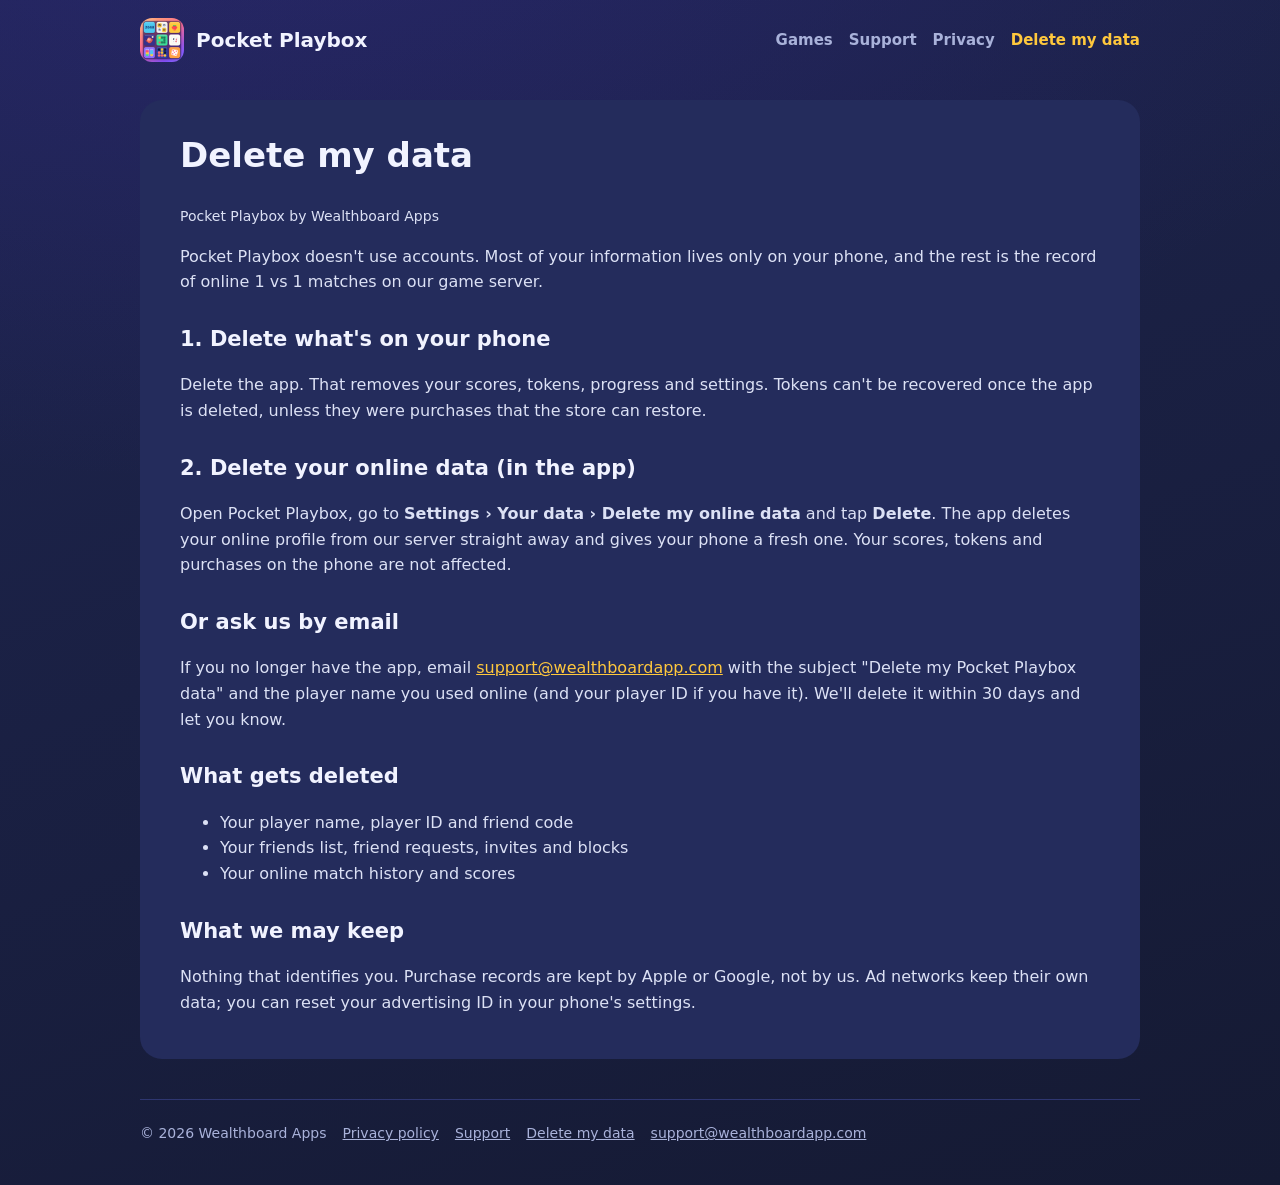
<file: delete-data.html>
<!doctype html><html lang="en"><head><meta charset="utf-8"><meta name="viewport" content="width=device-width,initial-scale=1">
<title>Delete my data · Pocket Playbox</title><meta name="description" content="Pocket Playbox: 43 offline mini-games in one app, from Kitchen Rush to Sudoku, Spelling Bee and Darts.">
<link rel="icon" href="favicon.png"><link rel="stylesheet" href="style.css"></head><body><div class="wrap">
<header class="top"><img src="img/icon.png" alt=""><a class="name" href="index.html">Pocket Playbox</a><nav><a href="index.html">Games</a><a href="support.html">Support</a><a href="privacy.html">Privacy</a><a href="delete-data.html" class=on>Delete my data</a></nav></header>
<div class="doc"><h1>Delete my data</h1><p class="muted">Pocket Playbox by Wealthboard Apps</p>
<p>Pocket Playbox doesn't use accounts. Most of your information lives only on your phone, and the rest is the record of online 1 vs 1 matches on our game server.</p>
<h2>1. Delete what's on your phone</h2>
<p>Delete the app. That removes your scores, tokens, progress and settings. Tokens can't be recovered once the app is deleted, unless they were purchases that the store can restore.</p>
<h2>2. Delete your online data (in the app)</h2>
<p>Open Pocket Playbox, go to <b>Settings › Your data › Delete my online data</b> and tap <b>Delete</b>. The app deletes your online profile from our server straight away and gives your phone a fresh one. Your scores, tokens and purchases on the phone are not affected.</p>
<h2>Or ask us by email</h2>
<p>If you no longer have the app, email <a href="mailto:support@wealthboardapp.com?subject=Delete%20my%20Pocket%20Playbox%20data">support@wealthboardapp.com</a> with the subject "Delete my Pocket Playbox data" and the player name you used online (and your player ID if you have it). We'll delete it within 30 days and let you know.</p>
<h2>What gets deleted</h2><ul><li>Your player name, player ID and friend code</li><li>Your friends list, friend requests, invites and blocks</li><li>Your online match history and scores</li></ul>
<h2>What we may keep</h2><p>Nothing that identifies you. Purchase records are kept by Apple or Google, not by us. Ad networks keep their own data; you can reset your advertising ID in your phone's settings.</p>
</div>
<footer><span>© 2026 Wealthboard Apps</span><a href="privacy.html">Privacy policy</a><a href="support.html">Support</a><a href="delete-data.html">Delete my data</a><a href="mailto:support@wealthboardapp.com">support@wealthboardapp.com</a></footer>
</div></body></html>
</file>
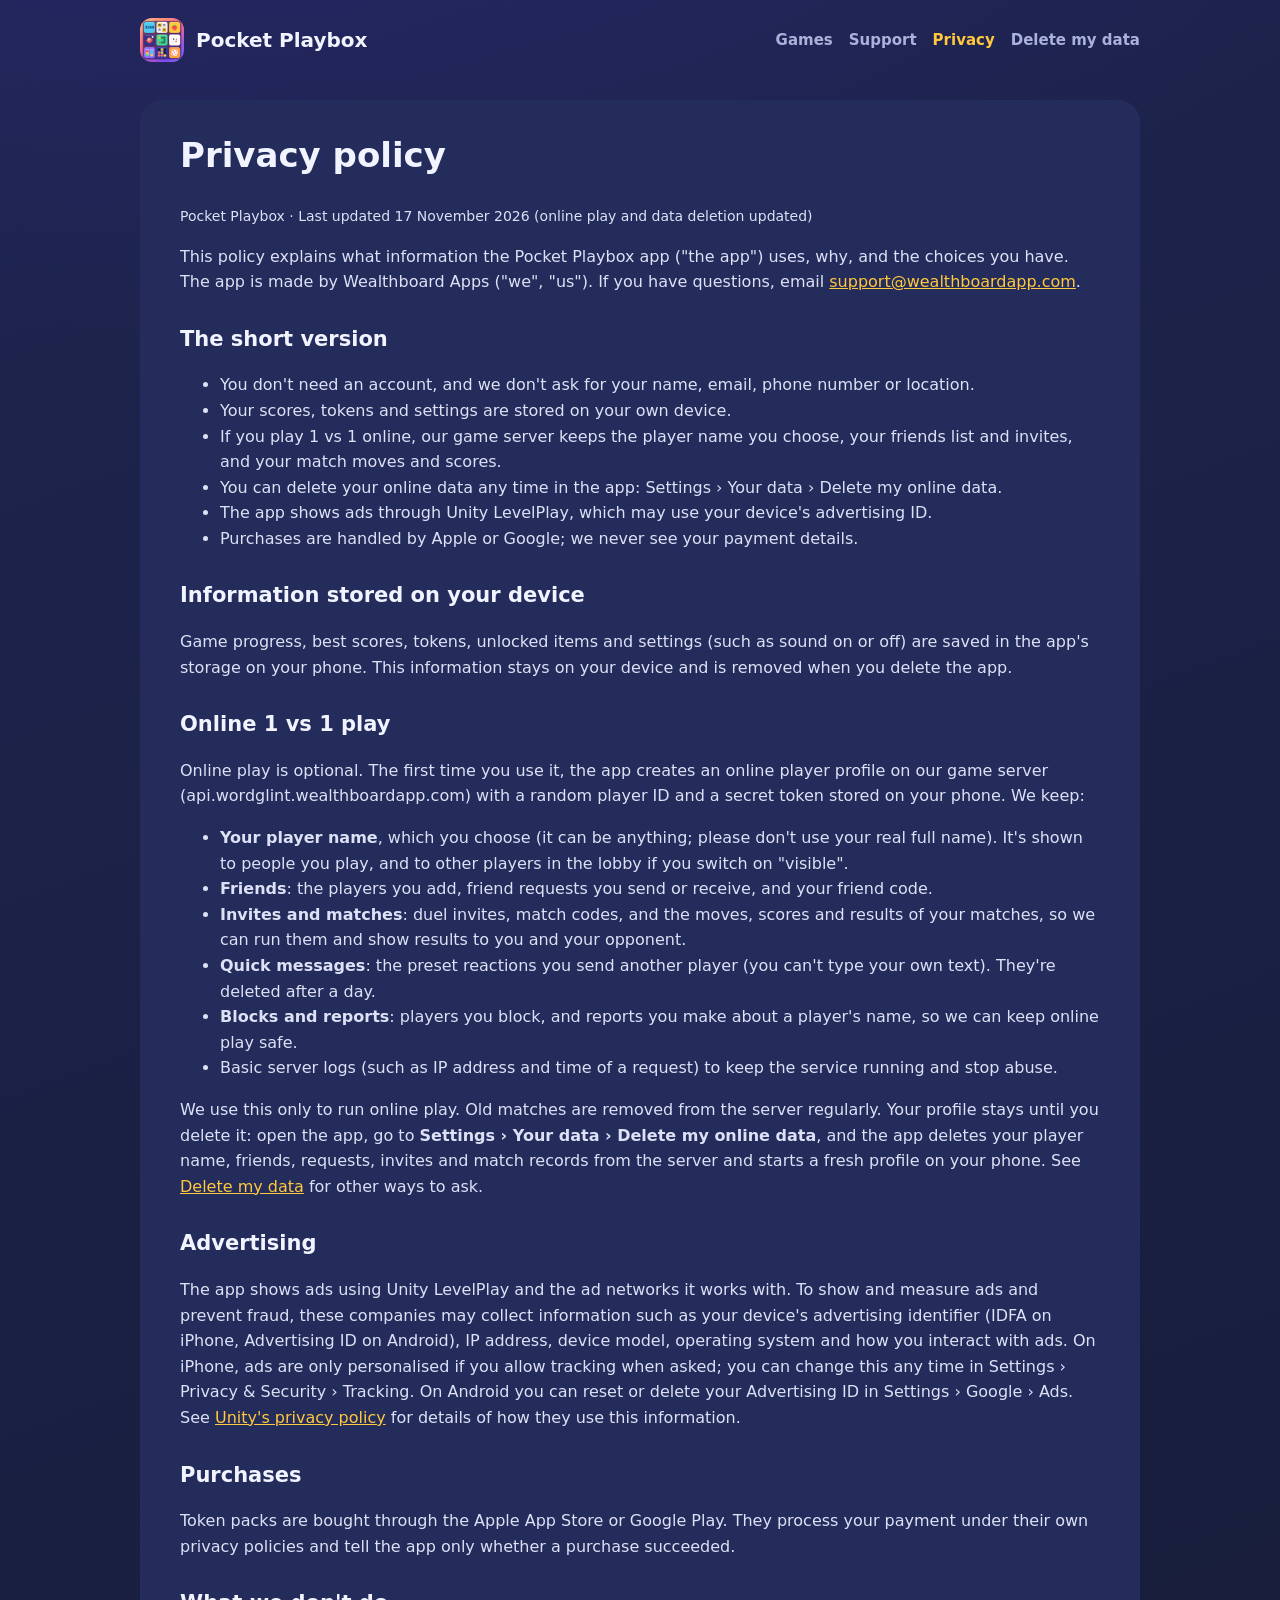
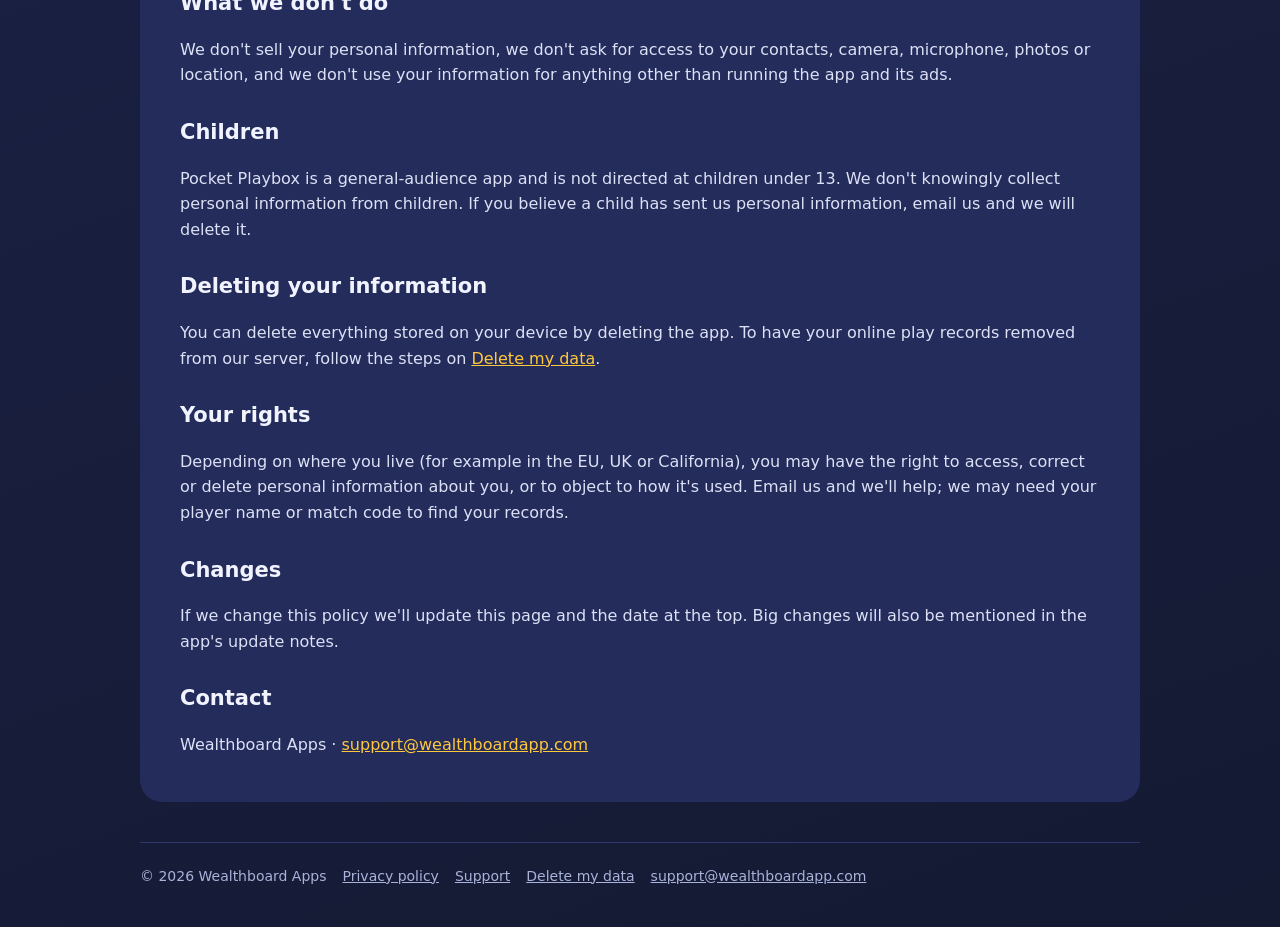
<file: privacy.html>
<!doctype html><html lang="en"><head><meta charset="utf-8"><meta name="viewport" content="width=device-width,initial-scale=1">
<title>Privacy policy · Pocket Playbox</title><meta name="description" content="Pocket Playbox: 43 offline mini-games in one app, from Kitchen Rush to Sudoku, Spelling Bee and Darts.">
<link rel="icon" href="favicon.png"><link rel="stylesheet" href="style.css"></head><body><div class="wrap">
<header class="top"><img src="img/icon.png" alt=""><a class="name" href="index.html">Pocket Playbox</a><nav><a href="index.html">Games</a><a href="support.html">Support</a><a href="privacy.html" class=on>Privacy</a><a href="delete-data.html">Delete my data</a></nav></header>
<div class="doc"><h1>Privacy policy</h1><p class="muted">Pocket Playbox · Last updated 17 November 2026 (online play and data deletion updated)</p>
<p>This policy explains what information the Pocket Playbox app ("the app") uses, why, and the choices you have. The app is made by Wealthboard Apps ("we", "us"). If you have questions, email <a href="mailto:support@wealthboardapp.com">support@wealthboardapp.com</a>.</p>
<h2>The short version</h2><ul>
<li>You don't need an account, and we don't ask for your name, email, phone number or location.</li>
<li>Your scores, tokens and settings are stored on your own device.</li>
<li>If you play 1 vs 1 online, our game server keeps the player name you choose, your friends list and invites, and your match moves and scores.</li><li>You can delete your online data any time in the app: Settings › Your data › Delete my online data.</li>
<li>The app shows ads through Unity LevelPlay, which may use your device's advertising ID.</li>
<li>Purchases are handled by Apple or Google; we never see your payment details.</li></ul>
<h2>Information stored on your device</h2>
<p>Game progress, best scores, tokens, unlocked items and settings (such as sound on or off) are saved in the app's storage on your phone. This information stays on your device and is removed when you delete the app.</p>
<h2>Online 1 vs 1 play</h2>
<p>Online play is optional. The first time you use it, the app creates an online player profile on our game server (api.wordglint.wealthboardapp.com) with a random player ID and a secret token stored on your phone. We keep:</p>
<ul>
<li><b>Your player name</b>, which you choose (it can be anything; please don't use your real full name). It's shown to people you play, and to other players in the lobby if you switch on "visible".</li>
<li><b>Friends</b>: the players you add, friend requests you send or receive, and your friend code.</li>
<li><b>Invites and matches</b>: duel invites, match codes, and the moves, scores and results of your matches, so we can run them and show results to you and your opponent.</li>
<li><b>Quick messages</b>: the preset reactions you send another player (you can't type your own text). They're deleted after a day.</li><li><b>Blocks and reports</b>: players you block, and reports you make about a player's name, so we can keep online play safe.</li>
<li>Basic server logs (such as IP address and time of a request) to keep the service running and stop abuse.</li>
</ul>
<p>We use this only to run online play. Old matches are removed from the server regularly. Your profile stays until you delete it: open the app, go to <b>Settings › Your data › Delete my online data</b>, and the app deletes your player name, friends, requests, invites and match records from the server and starts a fresh profile on your phone. See <a href="delete-data.html">Delete my data</a> for other ways to ask.</p>
<h2>Advertising</h2>
<p>The app shows ads using Unity LevelPlay and the ad networks it works with. To show and measure ads and prevent fraud, these companies may collect information such as your device's advertising identifier (IDFA on iPhone, Advertising ID on Android), IP address, device model, operating system and how you interact with ads. On iPhone, ads are only personalised if you allow tracking when asked; you can change this any time in Settings › Privacy & Security › Tracking. On Android you can reset or delete your Advertising ID in Settings › Google › Ads. See <a href="https://unity.com/legal/game-player-and-app-user-privacy-policy">Unity's privacy policy</a> for details of how they use this information.</p>
<h2>Purchases</h2>
<p>Token packs are bought through the Apple App Store or Google Play. They process your payment under their own privacy policies and tell the app only whether a purchase succeeded.</p>
<h2>What we don't do</h2>
<p>We don't sell your personal information, we don't ask for access to your contacts, camera, microphone, photos or location, and we don't use your information for anything other than running the app and its ads.</p>
<h2>Children</h2>
<p>Pocket Playbox is a general-audience app and is not directed at children under 13. We don't knowingly collect personal information from children. If you believe a child has sent us personal information, email us and we will delete it.</p>
<h2>Deleting your information</h2>
<p>You can delete everything stored on your device by deleting the app. To have your online play records removed from our server, follow the steps on <a href="delete-data.html">Delete my data</a>.</p>
<h2>Your rights</h2>
<p>Depending on where you live (for example in the EU, UK or California), you may have the right to access, correct or delete personal information about you, or to object to how it's used. Email us and we'll help; we may need your player name or match code to find your records.</p>
<h2>Changes</h2>
<p>If we change this policy we'll update this page and the date at the top. Big changes will also be mentioned in the app's update notes.</p>
<h2>Contact</h2><p>Wealthboard Apps · <a href="mailto:support@wealthboardapp.com">support@wealthboardapp.com</a></p></div>
<footer><span>© 2026 Wealthboard Apps</span><a href="privacy.html">Privacy policy</a><a href="support.html">Support</a><a href="delete-data.html">Delete my data</a><a href="mailto:support@wealthboardapp.com">support@wealthboardapp.com</a></footer>
</div></body></html>
</file>
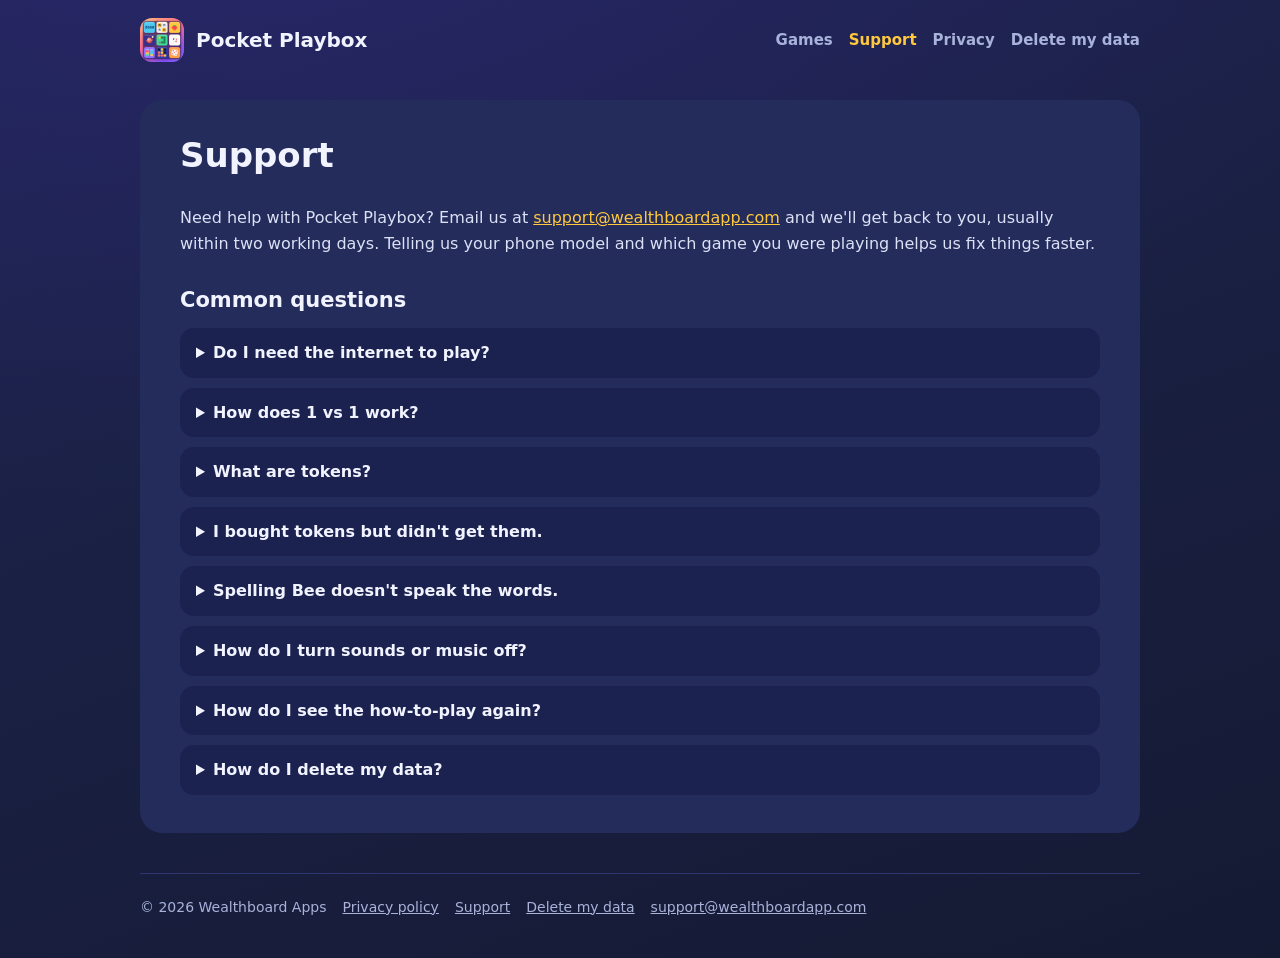
<file: support.html>
<!doctype html><html lang="en"><head><meta charset="utf-8"><meta name="viewport" content="width=device-width,initial-scale=1">
<title>Support · Pocket Playbox</title><meta name="description" content="Pocket Playbox: 43 offline mini-games in one app, from Kitchen Rush to Sudoku, Spelling Bee and Darts.">
<link rel="icon" href="favicon.png"><link rel="stylesheet" href="style.css"></head><body><div class="wrap">
<header class="top"><img src="img/icon.png" alt=""><a class="name" href="index.html">Pocket Playbox</a><nav><a href="index.html">Games</a><a href="support.html" class=on>Support</a><a href="privacy.html">Privacy</a><a href="delete-data.html">Delete my data</a></nav></header>
<div class="doc"><h1>Support</h1>
<p>Need help with Pocket Playbox? Email us at <a href="mailto:support@wealthboardapp.com">support@wealthboardapp.com</a> and we'll get back to you, usually within two working days. Telling us your phone model and which game you were playing helps us fix things faster.</p>
<h2>Common questions</h2><div class="faq">
<details><summary>Do I need the internet to play?</summary><p>No. Every game can be played offline. You only need a connection for 1 vs 1 online matches, ads and buying tokens.</p></details>
<details><summary>How does 1 vs 1 work?</summary><p>Tap 1 vs 1 in a game that supports it, then use quick match or share a private code with a friend. Turn games (like Connect Four) take turns on one board. Score and finish games give you both the same board at the same time: the higher score, or whoever finishes first, wins.</p></details>
<details><summary>What are tokens?</summary><p>Tokens pay for extras in some games. You can get free tokens by watching a short video, or buy a pack in the shop.</p></details>
<details><summary>I bought tokens but didn't get them.</summary><p>Purchases go through the App Store or Google Play. Close and reopen the app, check you're signed in with the same store account, then use Restore purchases in the shop if it's shown. If they still haven't arrived, email us with your purchase receipt.</p></details>
<details><summary>Spelling Bee doesn't speak the words.</summary><p>Spelling Bee uses your phone's built-in voice. Turn the volume up and, on iPhone, check the silent switch. On Android, make sure a text-to-speech engine is installed (Settings › Accessibility › Text-to-speech output). If no voice is available, tap the speaker button to peek at the word instead.</p></details>
<details><summary>How do I turn sounds or music off?</summary><p>Open Settings in the app and switch off Sound effects or Music.</p></details>
<details><summary>How do I see the how-to-play again?</summary><p>Tap the ? button at the top of any game, or use Settings › Show how-to-play again.</p></details>
<details><summary>How do I delete my data?</summary><p>In the app: Settings › Your data › Delete my online data. More details on <a href="delete-data.html">Delete my data</a>.</p></details>
</div></div>
<footer><span>© 2026 Wealthboard Apps</span><a href="privacy.html">Privacy policy</a><a href="support.html">Support</a><a href="delete-data.html">Delete my data</a><a href="mailto:support@wealthboardapp.com">support@wealthboardapp.com</a></footer>
</div></body></html>
</file>
<file: style.css>
:root{--bg:#151A33;--bg2:#1E2550;--card:#242C5C;--ink:#F1F3FF;--ink2:#A9B2DA;--gold:#FFC83D;--coral:#FF6B6B;--mint:#3DDC97;--violet:#8B6CFF}
*{box-sizing:border-box}
body{margin:0;font-family:system-ui,-apple-system,"Segoe UI",Roboto,sans-serif;color:var(--ink);background:radial-gradient(1200px 600px at 20% -10%,#3A2A9A55,transparent),linear-gradient(160deg,var(--bg2),var(--bg));min-height:100vh;line-height:1.6}
a{color:var(--gold)}
.wrap{max-width:1040px;margin:0 auto;padding:0 20px}
header.top{display:flex;align-items:center;gap:12px;padding:18px 0}
header.top img{width:44px;height:44px;border-radius:12px}
header.top .name{font-weight:900;font-size:20px;color:var(--ink);text-decoration:none}
nav{margin-left:auto;display:flex;gap:16px;flex-wrap:wrap}
nav a{color:var(--ink2);text-decoration:none;font-weight:700;font-size:15px}
nav a:hover,nav a.on{color:var(--gold)}
.hero{display:grid;grid-template-columns:1.1fr .9fr;gap:36px;align-items:center;padding:40px 0 30px}
.hero h1{font-size:clamp(34px,5vw,56px);line-height:1.05;margin:0 0 14px;font-weight:900}
.hero h1 span{color:var(--gold)}
.hero p{color:var(--ink2);font-size:18px;margin:0 0 22px}
.badges{display:flex;gap:12px;flex-wrap:wrap}
.btn{display:inline-block;padding:12px 20px;border-radius:14px;font-weight:800;text-decoration:none;background:var(--gold);color:#4A3500;box-shadow:0 4px 0 #B8860B}
.btn.alt{background:var(--card);color:var(--ink);box-shadow:0 4px 0 #161C40}
.soon{font-size:13px;color:var(--ink2);margin-top:10px}
.mosaic{display:grid;grid-template-columns:repeat(3,1fr);gap:10px;transform:rotate(-3deg)}
.mosaic img{width:100%;border-radius:14px;box-shadow:0 8px 20px #0008}
.points{display:grid;grid-template-columns:repeat(4,1fr);gap:14px;margin:20px 0 40px}
.point{background:var(--card);border-radius:18px;padding:16px}
.point b{display:block;font-size:17px;margin-bottom:4px}
.point span{color:var(--ink2);font-size:14px}
h2{font-size:28px;margin:34px 0 6px;font-weight:900}
.cat{color:var(--ink2);margin:22px 0 10px;font-weight:800;text-transform:uppercase;font-size:13px;letter-spacing:.08em}
.grid{display:grid;grid-template-columns:repeat(auto-fill,minmax(170px,1fr));gap:14px}
.game{background:var(--card);border-radius:16px;overflow:hidden}
.game img{width:100%;display:block;aspect-ratio:4/3;object-fit:cover}
.game div{padding:8px 12px 12px}
.game b{display:block}
.game small{color:var(--ink2)}
.doc{background:var(--card);border-radius:22px;padding:28px clamp(18px,4vw,40px);margin:20px 0 40px}
.doc h1{margin-top:0;font-size:34px}
.doc h2{font-size:21px;margin:28px 0 6px}
.doc p,.doc li{color:#DCE1F5}
.muted{color:var(--ink2);font-size:14px}
.faq details{background:#1B2250;border-radius:14px;padding:12px 16px;margin:10px 0}
.faq summary{font-weight:800;cursor:pointer}
footer{border-top:1px solid #2E3670;padding:22px 0 40px;color:var(--ink2);font-size:14px;display:flex;gap:16px;flex-wrap:wrap}
footer a{color:var(--ink2)}
@media(max-width:780px){.hero{grid-template-columns:1fr}.points{grid-template-columns:1fr 1fr}nav{margin-left:0;width:100%}header.top{flex-wrap:wrap}}
</file>
